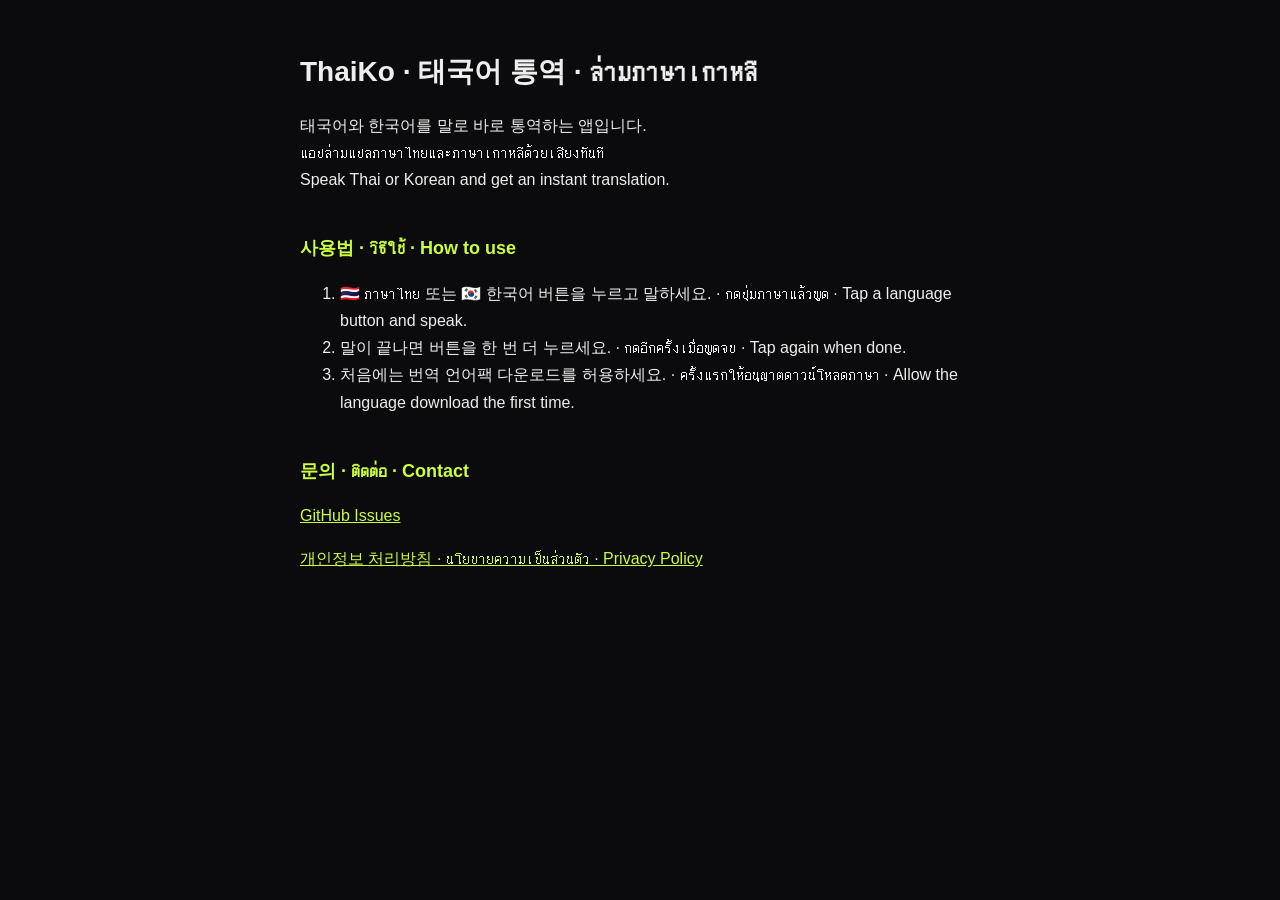
<file: index.html>
<!DOCTYPE html><html lang="ko"><head><meta charset="utf-8"><meta name="viewport" content="width=device-width,initial-scale=1">
<title>ThaiKo Support</title><link rel="stylesheet" href="style.css"></head><body><main>
<h1>ThaiKo · 태국어 통역 · ล่ามภาษาเกาหลี</h1>
<p>태국어와 한국어를 말로 바로 통역하는 앱입니다.<br>แอปล่ามแปลภาษาไทยและภาษาเกาหลีด้วยเสียงทันที<br>Speak Thai or Korean and get an instant translation.</p>
<h2>사용법 · วิธีใช้ · How to use</h2>
<ol><li>🇹🇭 ภาษาไทย 또는 🇰🇷 한국어 버튼을 누르고 말하세요. · กดปุ่มภาษาแล้วพูด · Tap a language button and speak.</li>
<li>말이 끝나면 버튼을 한 번 더 누르세요. · กดอีกครั้งเมื่อพูดจบ · Tap again when done.</li>
<li>처음에는 번역 언어팩 다운로드를 허용하세요. · ครั้งแรกให้อนุญาตดาวน์โหลดภาษา · Allow the language download the first time.</li></ol>
<h2>문의 · ติดต่อ · Contact</h2>
<p><a href="https://github.com/SublimerNJ/thaiko-support/issues">GitHub Issues</a></p>
<p><a href="privacy.html">개인정보 처리방침 · นโยบายความเป็นส่วนตัว · Privacy Policy</a></p>
</main></body></html>
</file>
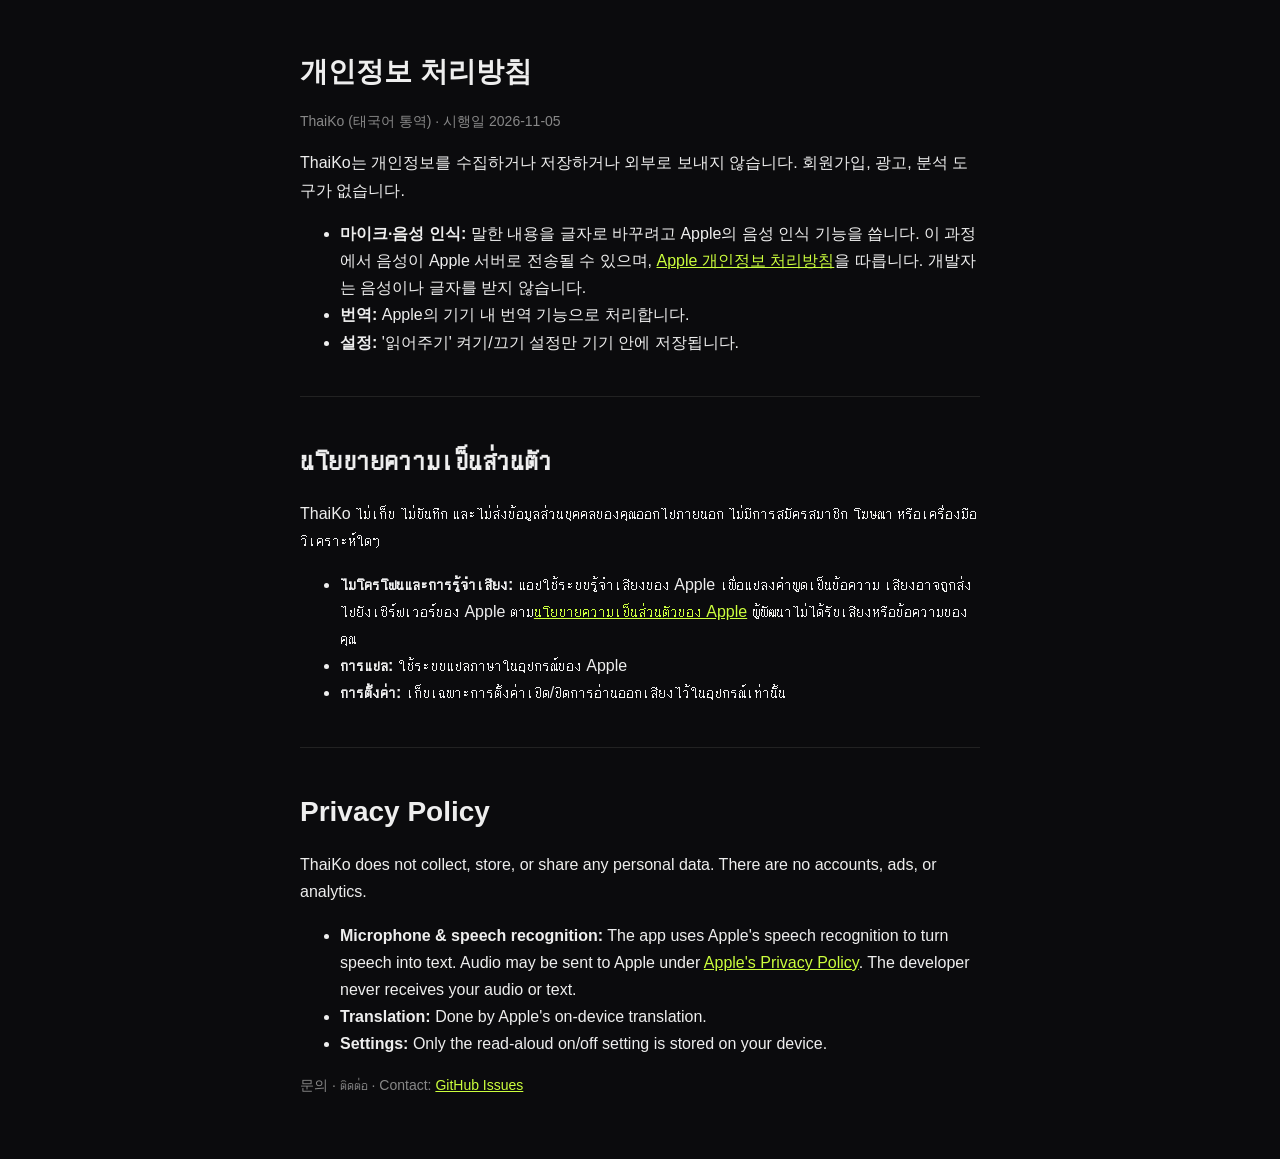
<file: privacy.html>
<!DOCTYPE html><html lang="ko"><head><meta charset="utf-8"><meta name="viewport" content="width=device-width,initial-scale=1">
<title>ThaiKo Privacy Policy</title><link rel="stylesheet" href="style.css"></head><body><main>
<h1>개인정보 처리방침</h1><p class="muted">ThaiKo (태국어 통역) · 시행일 2026-11-05</p>
<p>ThaiKo는 개인정보를 수집하거나 저장하거나 외부로 보내지 않습니다. 회원가입, 광고, 분석 도구가 없습니다.</p>
<ul>
<li><b>마이크·음성 인식:</b> 말한 내용을 글자로 바꾸려고 Apple의 음성 인식 기능을 씁니다. 이 과정에서 음성이 Apple 서버로 전송될 수 있으며, <a href="https://www.apple.com/legal/privacy/">Apple 개인정보 처리방침</a>을 따릅니다. 개발자는 음성이나 글자를 받지 않습니다.</li>
<li><b>번역:</b> Apple의 기기 내 번역 기능으로 처리합니다.</li>
<li><b>설정:</b> '읽어주기' 켜기/끄기 설정만 기기 안에 저장됩니다.</li>
</ul>
<hr>
<h1>นโยบายความเป็นส่วนตัว</h1>
<p>ThaiKo ไม่เก็บ ไม่บันทึก และไม่ส่งข้อมูลส่วนบุคคลของคุณออกไปภายนอก ไม่มีการสมัครสมาชิก โฆษณา หรือเครื่องมือวิเคราะห์ใดๆ</p>
<ul>
<li><b>ไมโครโฟนและการรู้จำเสียง:</b> แอปใช้ระบบรู้จำเสียงของ Apple เพื่อแปลงคำพูดเป็นข้อความ เสียงอาจถูกส่งไปยังเซิร์ฟเวอร์ของ Apple ตาม<a href="https://www.apple.com/legal/privacy/">นโยบายความเป็นส่วนตัวของ Apple</a> ผู้พัฒนาไม่ได้รับเสียงหรือข้อความของคุณ</li>
<li><b>การแปล:</b> ใช้ระบบแปลภาษาในอุปกรณ์ของ Apple</li>
<li><b>การตั้งค่า:</b> เก็บเฉพาะการตั้งค่าเปิด/ปิดการอ่านออกเสียงไว้ในอุปกรณ์เท่านั้น</li>
</ul>
<hr>
<h1>Privacy Policy</h1>
<p>ThaiKo does not collect, store, or share any personal data. There are no accounts, ads, or analytics.</p>
<ul>
<li><b>Microphone &amp; speech recognition:</b> The app uses Apple's speech recognition to turn speech into text. Audio may be sent to Apple under <a href="https://www.apple.com/legal/privacy/">Apple's Privacy Policy</a>. The developer never receives your audio or text.</li>
<li><b>Translation:</b> Done by Apple's on-device translation.</li>
<li><b>Settings:</b> Only the read-aloud on/off setting is stored on your device.</li>
</ul>
<p class="muted">문의 · ติดต่อ · Contact: <a href="https://github.com/SublimerNJ/thaiko-support/issues">GitHub Issues</a></p>
</main></body></html>
</file>
<file: style.css>
body{margin:0;background:#0b0b0d;color:#eee;font:16px/1.7 -apple-system,"Apple SD Gothic Neo","Sukhumvit Set",sans-serif}
main{max-width:680px;margin:0 auto;padding:48px 20px}
h1{font-size:28px;margin:0 0 8px}h2{color:#ccff3d;font-size:18px;margin-top:40px}
a{color:#ccff3d}.muted{color:#888;font-size:14px}hr{border:0;border-top:1px solid #222;margin:40px 0}
</file>
